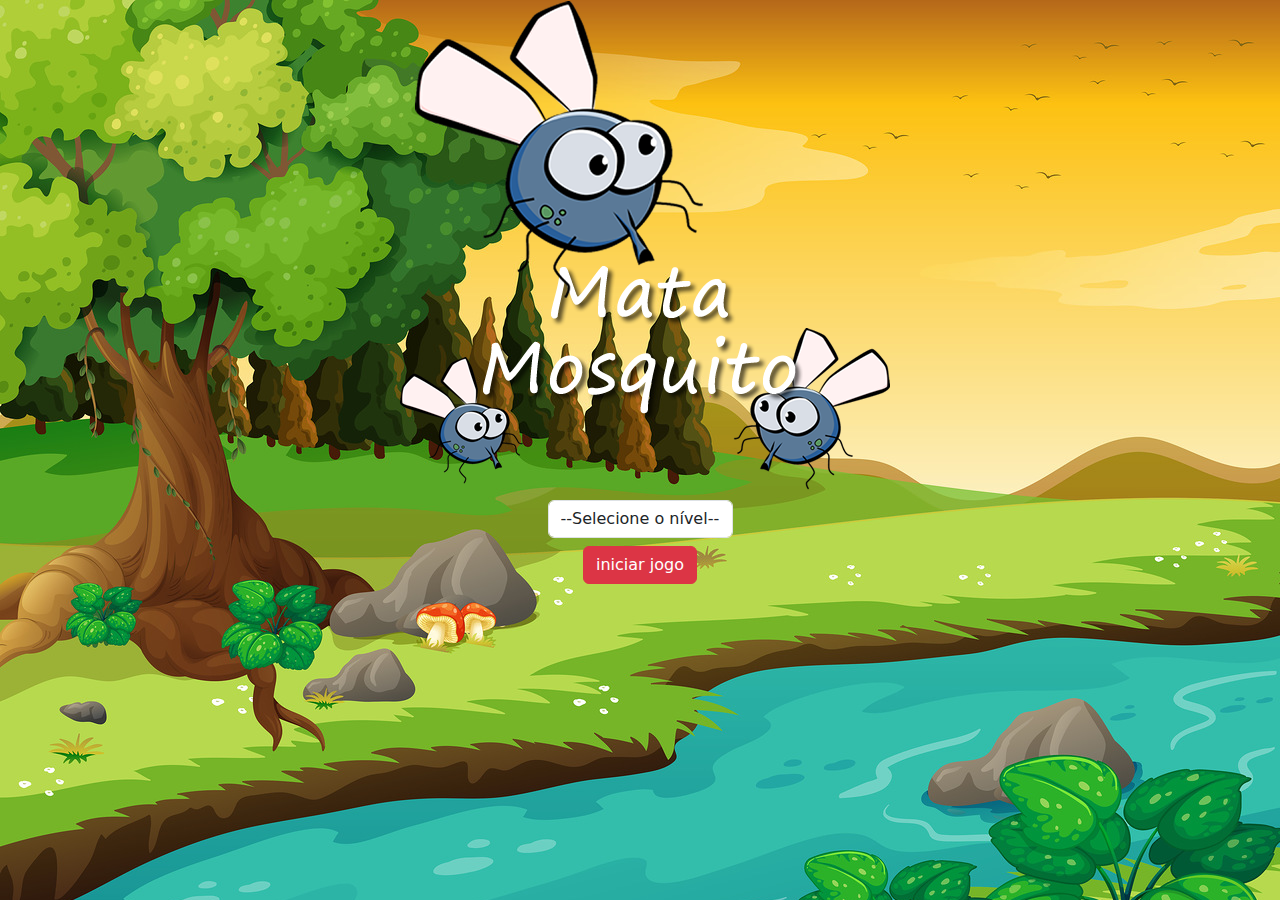
<file: GameMataMosquito/index.html>
<!DOCTYPE html>
<html>
<head>
	<meta charset="utf-8">
	<meta name="viewport" content="width=device-width, initial-scale=1">
	<link href="https://cdn.jsdelivr.net/npm/bootstrap@5.3.3/dist/css/bootstrap.min.css" rel="stylesheet" integrity="sha384-QWTKZyjpPEjISv5WaRU9OFeRpok6YctnYmDr5pNlyT2bRjXh0JMhjY6hW+ALEwIH" crossorigin="anonymous">
	<link rel="stylesheet" type="text/css" href="estilo.css">
	<title></title>
	<script type="text/javascript">

		function iniciarJogo() {
			var nivel = document.getElementById('nivel').value
			if(nivel === ''){
				alert('selecione um nível')
				return false
			}
		window.location.href = 'app.html?' + nivel;
		}
		
	</script>
</head>
<body>

	<div class="containner">
		<div class="row">
			<div class="col">
				<div class="d-flex justify-content-center">
					<img src="imagens/game.png">
				</div>
			</div>
		</div>
	    <div class="row">
			<div class="col">
				<div class="d-flex justify-content-center">
					<div class="mb-2">
					<select class="form-control" id="nivel">
						<option value="">--Selecione o nível--</option>
						<option value="facil">Fácil</option>
						<option value="medio">Médio</option>
						<option value="dificil">Difícil</option>
					</select>
				    </div>
			
			    </div>
		    </div>
	    </div>

		<div class="row">
			<div class="col">
				<div class="d-flex justify-content-center">
				<button type="button" class="btn btn-danger bnt-lg" onclick="iniciarJogo()">iniciar jogo</button>
			    </div>
		    </div>
	    </div>
	</div>    



</body>
</html>
</file>
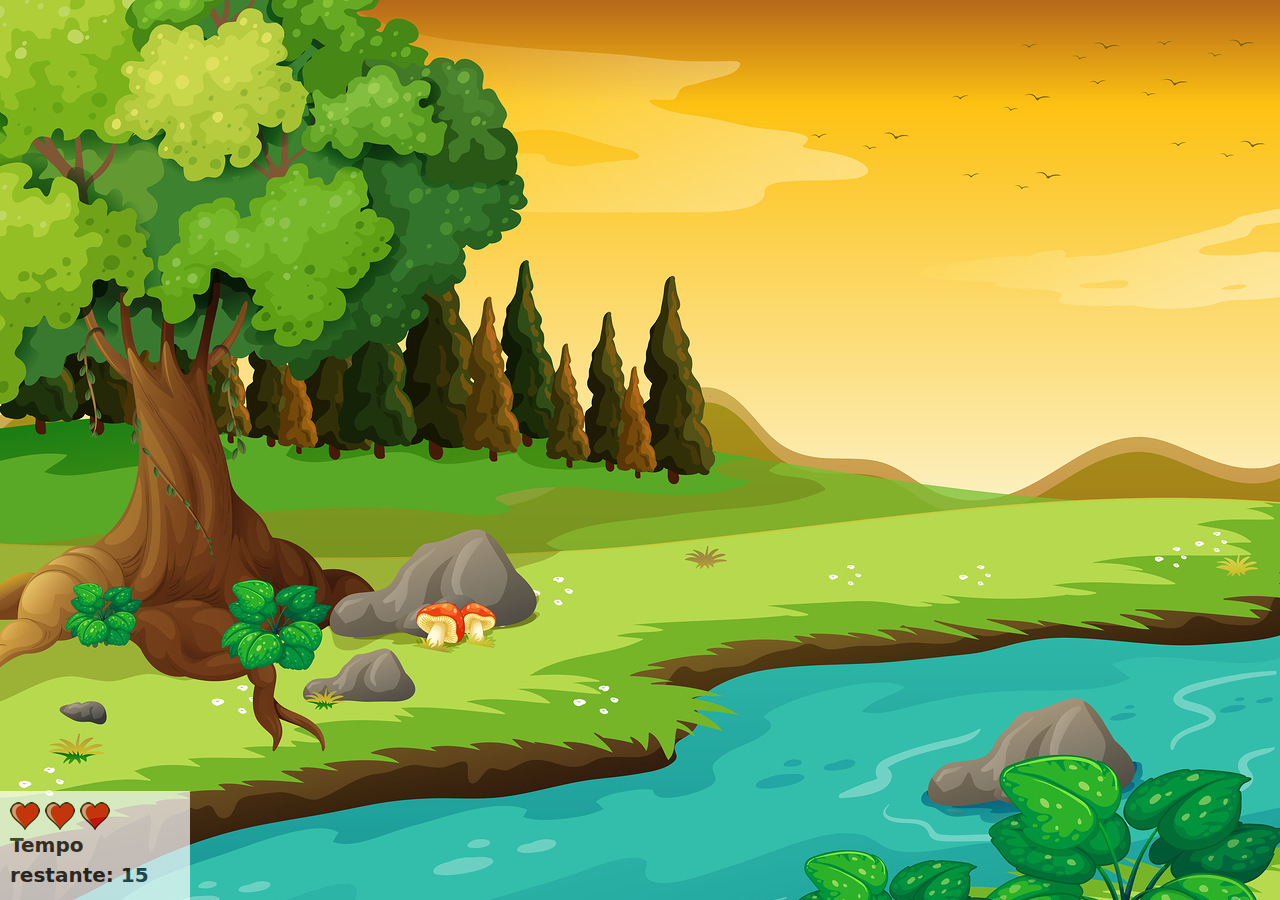
<file: GameMataMosquito/app.html>
<!DOCTYPE html>
<html>
<head>
	<meta charset="utf-8">
	<meta name="viewport" content="width=device-width, initial-scale=1">
	<link rel="stylesheet" type="text/css" href="estilo.css">
	<link href="https://cdn.jsdelivr.net/npm/bootstrap@5.3.3/dist/css/bootstrap.min.css" rel="stylesheet" integrity="sha384-QWTKZyjpPEjISv5WaRU9OFeRpok6YctnYmDr5pNlyT2bRjXh0JMhjY6hW+ALEwIH" crossorigin="anonymous">
	<script type="text/javascript" src="app.js"></script>

	<title></title>
</head>
<body onresize="ajustaTamanhoPalcoJogo()">
	<div class="painel">
		<div class="vidas">
			<img id="v1" src="imagens/coracao_cheio.png">
			<img id="v2" src="imagens/coracao_cheio.png">
			<img id="v3" src="imagens/coracao_cheio.png">
		</div>
		<div class="cronometro">
			Tempo restante: <span id = "cronometro"></span>
		</div>
	</div>

	<script type="text/javascript">
		  document.getElementById('cronometro').innerHTML = tempo;
		
		var criaMosca = setInterval(function(){criaMoscaAleatória()}, tempoMosca)
	</script>
</body>
</html>
</file>
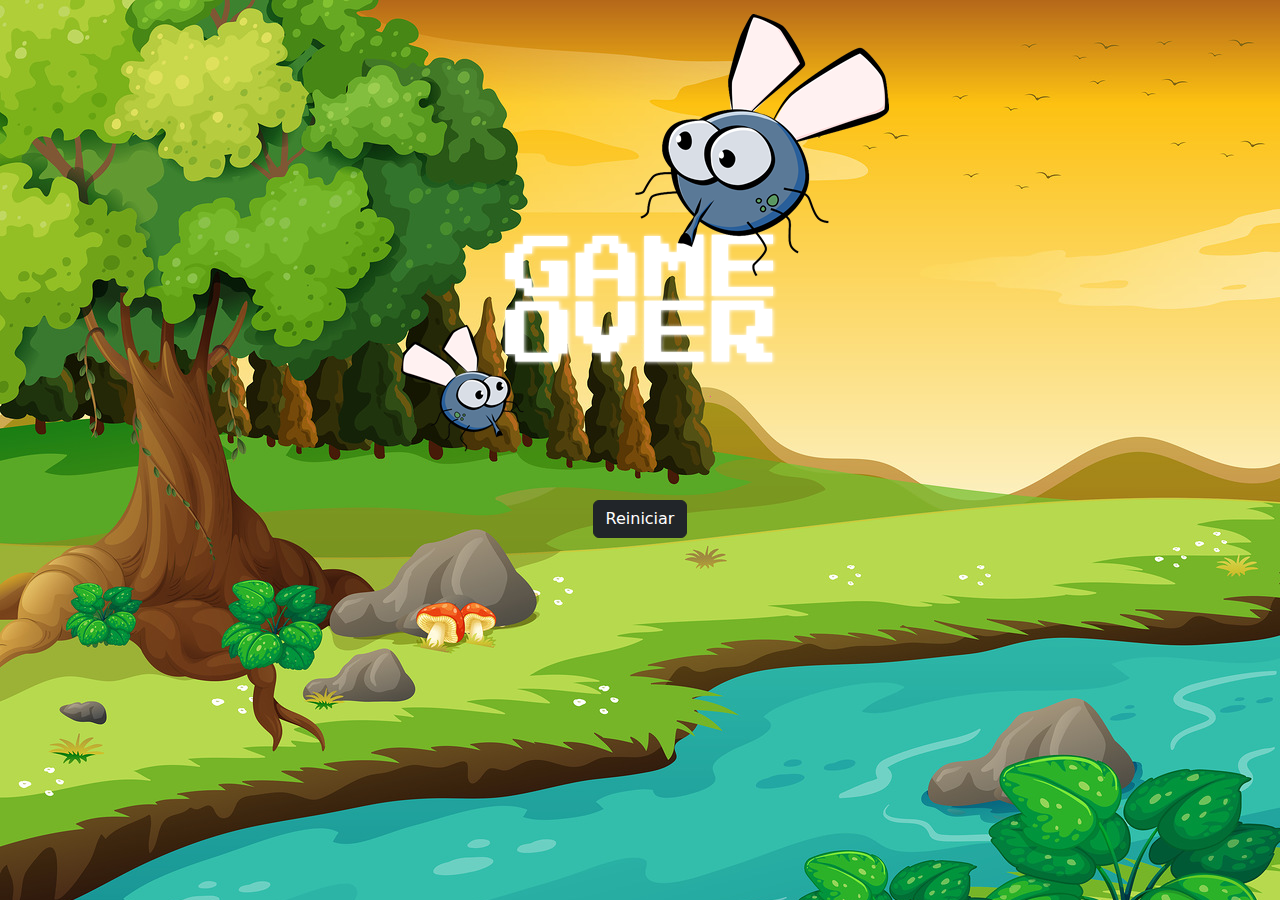
<file: GameMataMosquito/fimDeJogo.html>
<!DOCTYPE html>
<html>
<head>
	<meta charset="utf-8">
	<meta name="viewport" content="width=device-width, initial-scale=1">
	<link href="https://cdn.jsdelivr.net/npm/bootstrap@5.3.3/dist/css/bootstrap.min.css" rel="stylesheet" integrity="sha384-QWTKZyjpPEjISv5WaRU9OFeRpok6YctnYmDr5pNlyT2bRjXh0JMhjY6hW+ALEwIH" crossorigin="anonymous">
	<link rel="stylesheet" type="text/css" href="estilo.css">
	<title></title>
</head>
<body>

	<div class="containner">
		<div class="row">
			<div class="col">
				<div class="d-flex justify-content-center">
					<img src="imagens/game_over.png">
				</div>
			</div>
		</div>
	</div>
	<div class="containner">
		<div class="row">
			<div class="col">
				<div class="d-flex justify-content-center">
				<button type="button" class="btn btn-dark bnt-lg" onclick="window.location.href='index.html'">Reiniciar</button>
			</div>
		</div>
	</div>


</body>
</html>
</file>
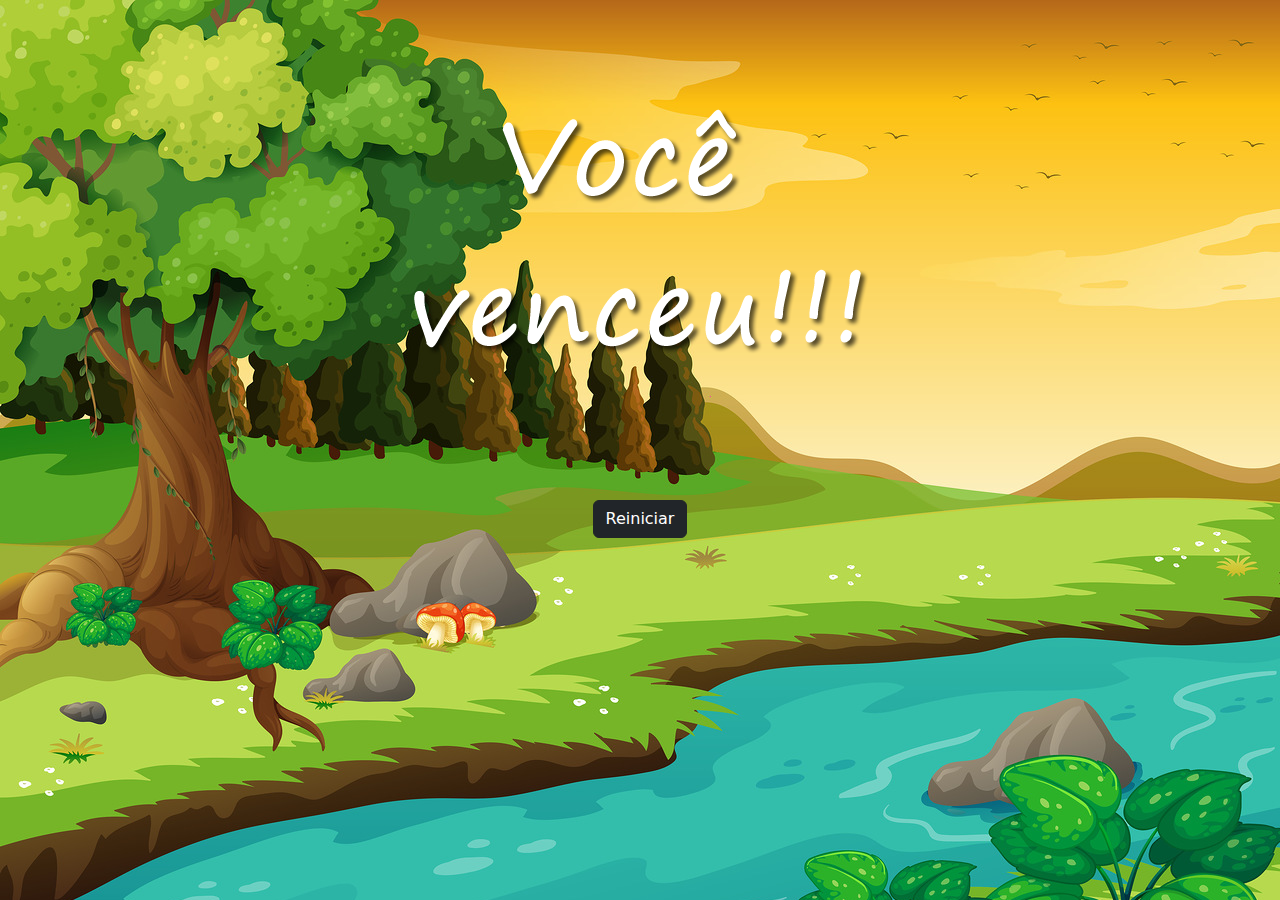
<file: GameMataMosquito/vitoria.html>
<!DOCTYPE html>
<html>
<head>
	<meta charset="utf-8">
	<meta name="viewport" content="width=device-width, initial-scale=1">
	<link href="https://cdn.jsdelivr.net/npm/bootstrap@5.3.3/dist/css/bootstrap.min.css" rel="stylesheet" integrity="sha384-QWTKZyjpPEjISv5WaRU9OFeRpok6YctnYmDr5pNlyT2bRjXh0JMhjY6hW+ALEwIH" crossorigin="anonymous">
	<link rel="stylesheet" type="text/css" href="estilo.css">
	<title></title>
</head>
<body>

	<div class="containner">
		<div class="row">
			<div class="col">
				<div class="d-flex justify-content-center">
					<img src="imagens/vitoria.png">
				</div>
			</div>
		</div>
	</div>
	<div class="containner">
		<div class="row">
			<div class="col">
				<div class="d-flex justify-content-center">
				<button type="button" class="btn btn-dark bnt-lg" onclick="window.location.href='index.html'">Reiniciar</button>
			</div>
		</div>
	</div>


</body>
</html>
</file>
<file: GameMataMosquito/estilo.css>
html{
	cursor: url(imagens/mata_mosca.png) 30 30, auto;
}

body{
	background: url(imagens/bg.jpg) no-repeat;
	background-size: 100%;

}
.mosca{
width: 50px;
height: 50px;
}
.mosca1{
width: 70px;
height: 70px;
}
.mosca2{
width: 90px;
height: 90px;
}

.ladoA{
	
}
.ladoB{
	transform: scaleX(-1);
}

/*painel*/
.painel{
	position: absolute;
	left: 0px;
	bottom: 0px;
	width: 190px;
	padding: 10px;
	border-top: 1px solid white;
	background: white;
	opacity: 0.7;
}

.vidas{
	float: left;
}

.cronometro{
	float: left;
	font-size: 20px;
	font-weight: bold;
}
</file>
